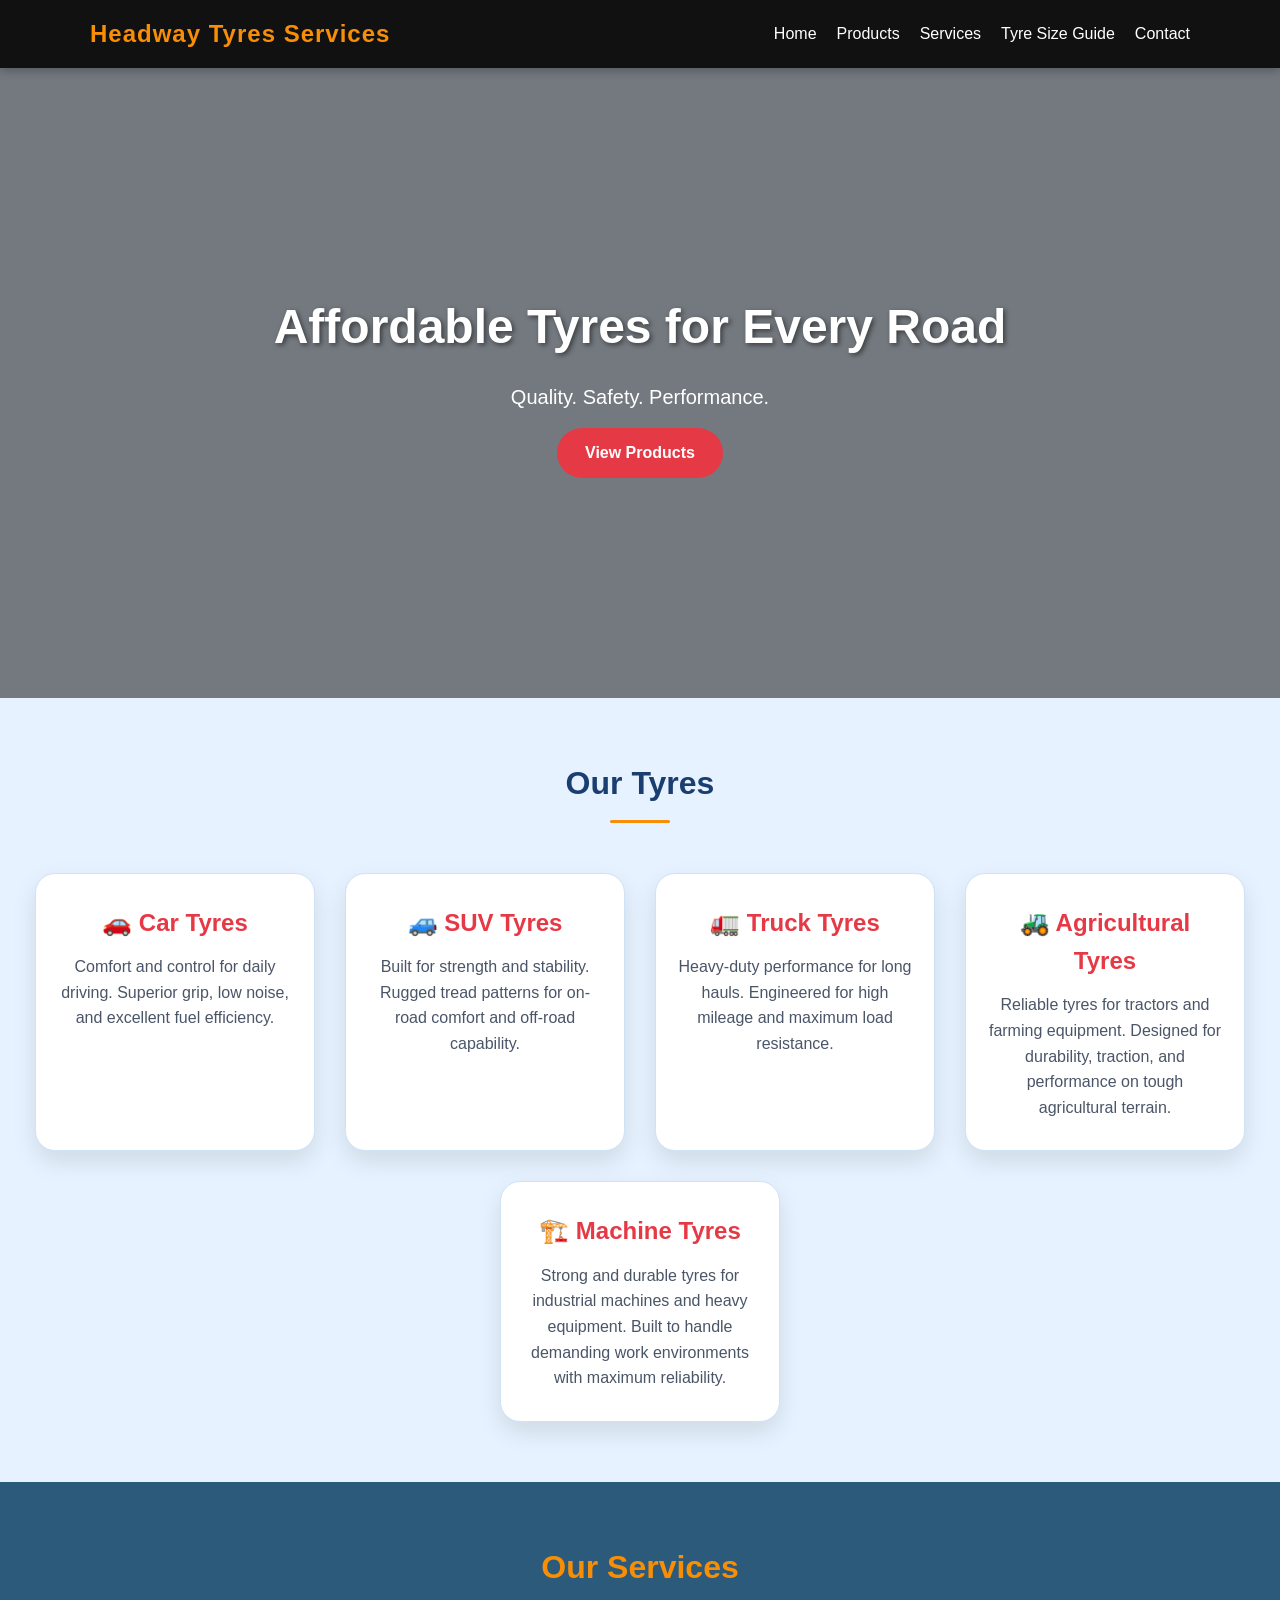
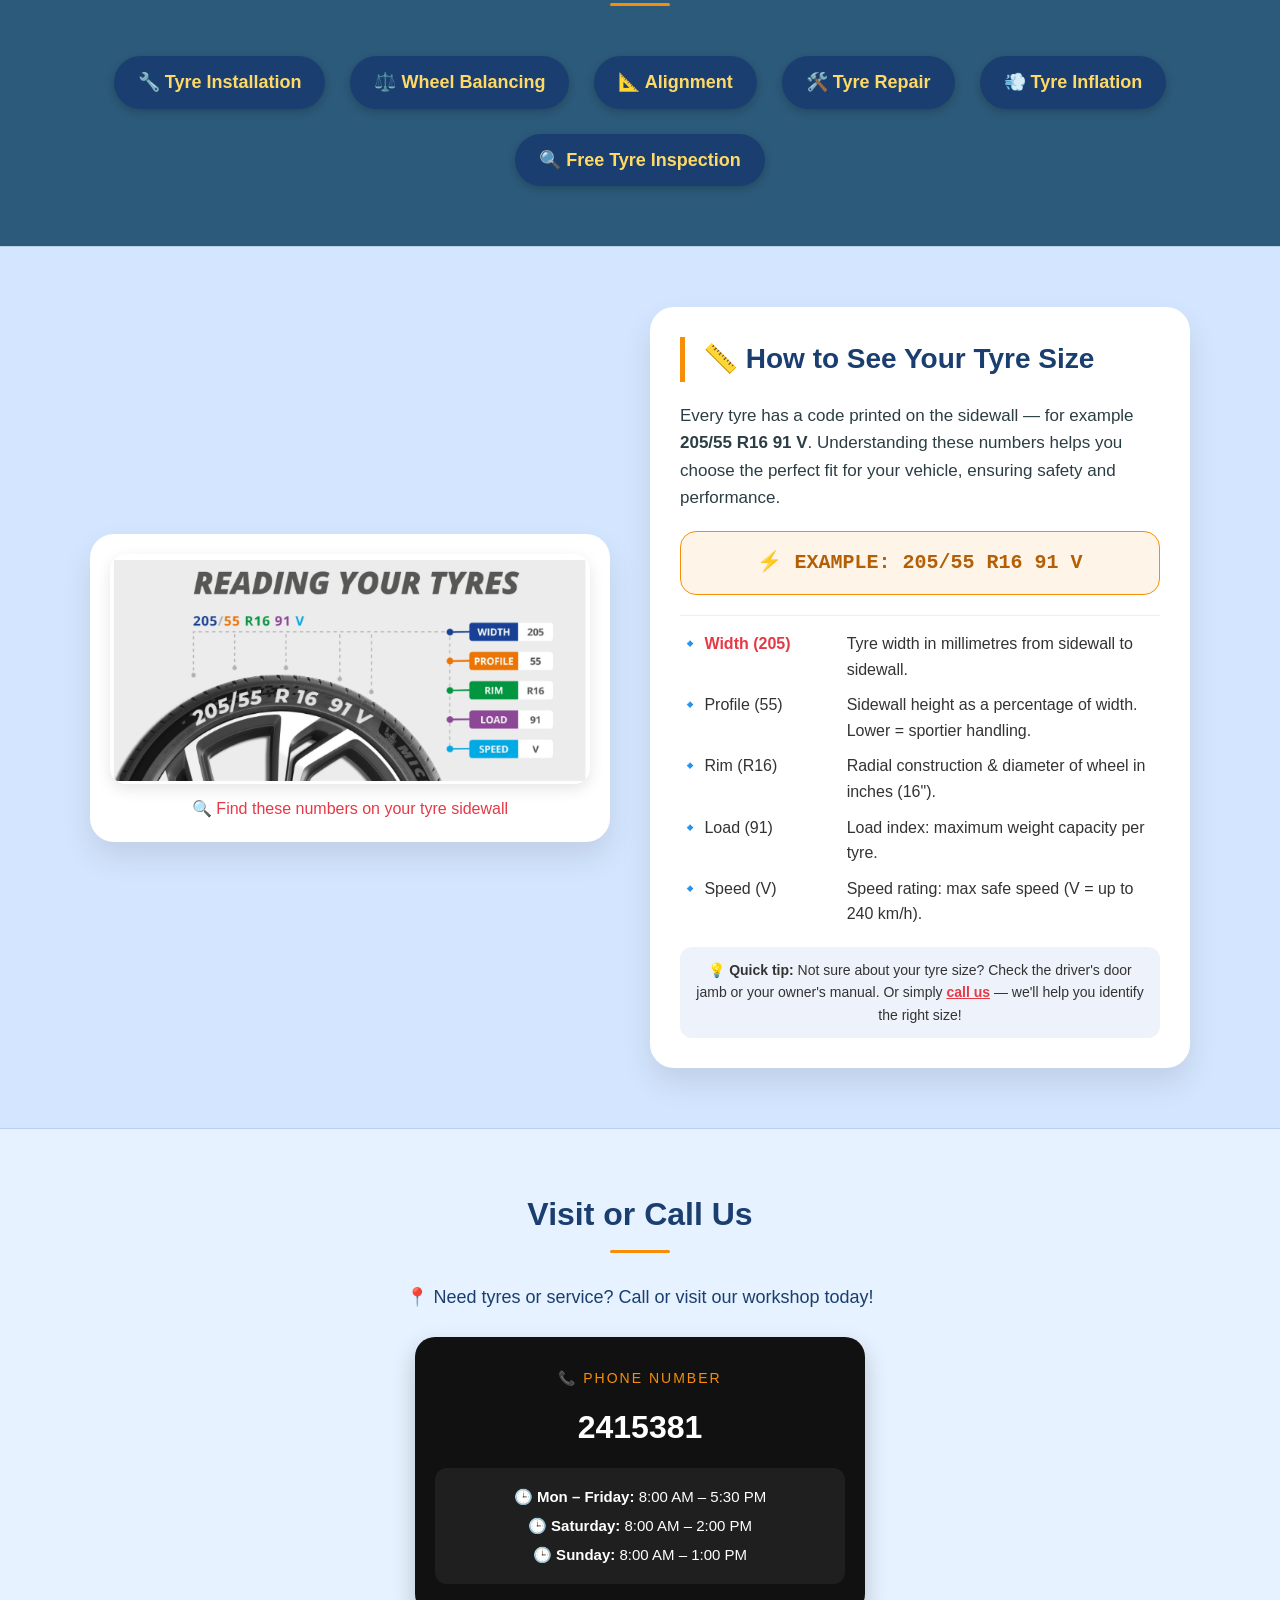
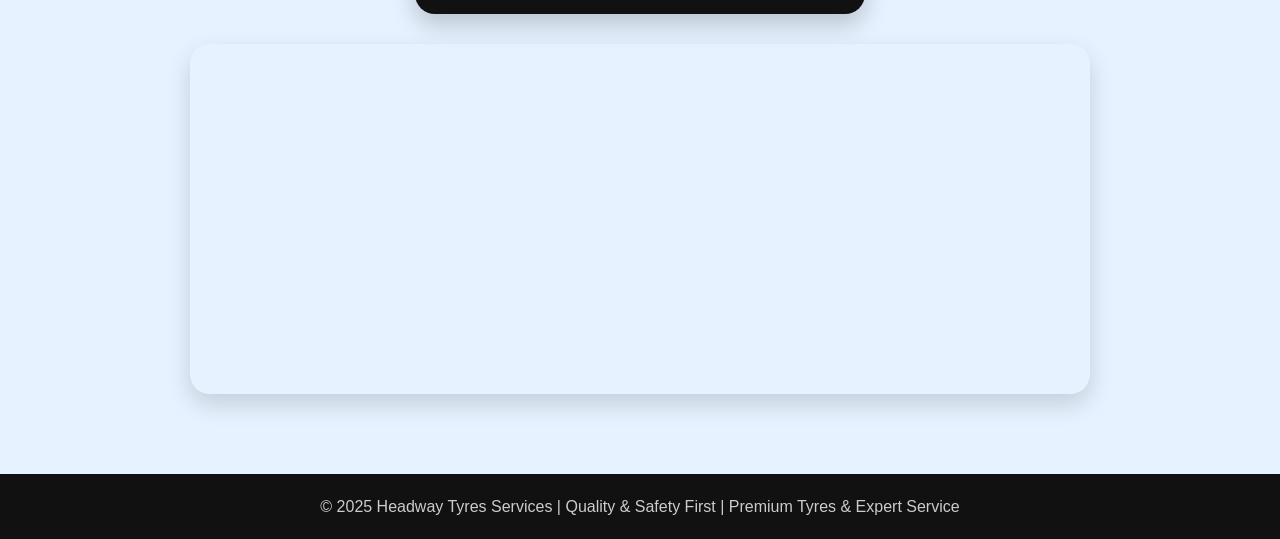
<file: index.html>
<!DOCTYPE html>
<html lang="en">
<head>
    <meta charset="UTF-8">
    <meta name="viewport" content="width=device-width, initial-scale=1.0">
    <title>Headway Tyres Services | Tyre Size Guide</title>
    <style>
        * {
            margin: 0;
            padding: 0;
            box-sizing: border-box;
            font-family: 'Segoe UI', Arial, Helvetica, sans-serif;
        }

        body {
            line-height: 1.6;
            color: #333;
            background: #e6f2ff;  /* Light blue background for entire page */
        }

        /* Header */
        header {
            background: #111;
            color: #f78e06;
            padding: 15px 0;
            position: sticky;
            top: 0;
            z-index: 100;
            box-shadow: 0 2px 10px rgba(0,0,0,0.3);
        }

        .container {
            width: 90%;
            max-width: 1100px;
            margin: auto;
            display: flex;
            justify-content: space-between;
            align-items: center;
            flex-wrap: wrap;
        }

        .logo {
            font-size: 24px;
            letter-spacing: 1px;
        }

        nav ul {
            list-style: none;
            display: flex;
            gap: 20px;
            flex-wrap: wrap;
        }

        nav ul li a {
            color: #ffffff;
            text-decoration: none;
            font-weight: 500;
            transition: color 0.3s;
        }

        nav ul li a:hover {
            color: #f78e06;
        }

        /* Hero */
        .hero {
            background: linear-gradient(rgba(0,0,0,0.5), rgba(0,0,0,0.5)), url("https://images.unsplash.com/photo-1580273916550-e323be2ae537?ixlib=rb-4.0.3&auto=format&fit=crop&w=1600&q=80") no-repeat center/cover;
            height: 70vh;
            display: flex;
            align-items: center;
            justify-content: center;
            color: #fff;
            text-align: center;
        }

        .hero h2 {
            font-size: 48px;
            text-shadow: 2px 2px 5px rgba(0,0,0,0.5);
        }

        .hero p {
            margin: 15px 0;
            font-size: 20px;
        }

        .btn {
            display: inline-block;
            background: #e63946;
            color: #fff;
            padding: 12px 28px;
            text-decoration: none;
            border-radius: 40px;
            border: none;
            cursor: pointer;
            font-weight: bold;
            transition: background 0.3s, transform 0.2s;
        }

        .btn:hover {
            background: #c1121f;
            transform: scale(1.02);
        }

        /* Sections - now with light blue background by default */
        .section {
            padding: 60px 20px;
            text-align: center;
            background: #e6f2ff;  /* Light blue background for sections */
        }

        .section h2 {
            margin-bottom: 30px;
            font-size: 32px;
            position: relative;
            display: inline-block;
            color: #1a3e6f;
        }
        .section h2:after {
            content: '';
            display: block;
            width: 60px;
            height: 3px;
            background: #f78e06;
            margin: 10px auto 0;
            border-radius: 3px;
        }

        .dark {
            background: #2c5a7a;  /* Darker blue shade for services section */
            color: #f0f0f0;
        }
        .dark h2 {
            color: #f78e06;
        }
        .dark .services-list li {
            background: #1a3e6f;
            color: #ffd966;
        }

        /* Cards - white cards with subtle shadow on light blue */
        .cards {
            display: flex;
            justify-content: center;
            gap: 30px;
            flex-wrap: wrap;
            margin-top: 20px;
        }

        .card {
            background: #ffffff;
            padding: 30px 20px;
            width: 280px;
            border-radius: 20px;
            box-shadow: 0 10px 25px rgba(0,0,0,0.1);
            transition: transform 0.2s, box-shadow 0.3s;
        }
        .card:hover {
            transform: translateY(-8px);
            box-shadow: 0 15px 35px rgba(0,0,0,0.15);
        }
        .card h3 {
            color: #e63946;
            margin-bottom: 12px;
            font-size: 24px;
        }
        .card p {
            color: #4a5568;
        }

        /* Services list */
        .services-list {
            list-style: none;
            font-size: 18px;
            display: flex;
            flex-wrap: wrap;
            justify-content: center;
            gap: 25px;
            margin-top: 20px;
        }
        .services-list li {
            background: #1a3e6f;
            color: #f78e06;
            padding: 12px 24px;
            border-radius: 40px;
            font-weight: bold;
            box-shadow: 0 3px 8px rgba(0,0,0,0.2);
            transition: transform 0.2s, background 0.2s;
        }
        .services-list li:hover {
            transform: scale(1.05);
            background: #0e2a4a;
            color: #ffb347;
        }

        /* TYRE SIZE GUIDE SECTION */
        .tyre-guide {
            background: #d4e6ff;  /* Slightly different light blue for contrast */
            padding: 60px 20px;
            border-top: 1px solid #b8d0f0;
            border-bottom: 1px solid #b8d0f0;
        }
        .guide-container {
            max-width: 1100px;
            margin: 0 auto;
            display: flex;
            flex-wrap: wrap;
            align-items: center;
            justify-content: center;
            gap: 40px;
        }
        .guide-image {
            flex: 1;
            min-width: 280px;
            text-align: center;
            background: white;
            padding: 20px;
            border-radius: 24px;
            box-shadow: 0 15px 30px rgba(0,0,0,0.1);
            transition: all 0.3s;
        }
        .guide-image img {
            max-width: 100%;
            height: auto;
            border-radius: 16px;
            display: block;
            margin: 0 auto;
            box-shadow: 0 5px 15px rgba(0,0,0,0.1);
        }
        .guide-text {
            flex: 1;
            min-width: 280px;
            text-align: left;
            background: white;
            padding: 30px;
            border-radius: 24px;
            box-shadow: 0 15px 30px rgba(0,0,0,0.1);
        }
        .guide-text h3 {
            font-size: 28px;
            color: #1a3e6f;
            margin-bottom: 20px;
            border-left: 5px solid #f78e06;
            padding-left: 18px;
        }
        .guide-text p {
            margin-bottom: 20px;
            font-size: 17px;
            color: #2c3e44;
        }
        .tyre-example {
            background: #fef5e8;
            padding: 15px 20px;
            border-radius: 16px;
            margin: 20px 0;
            font-family: monospace;
            font-size: 20px;
            font-weight: bold;
            text-align: center;
            border: 1px solid #f78e06;
            color: #b45f06;
        }
        .code-detail {
            display: grid;
            grid-template-columns: 1fr 2fr;
            gap: 10px;
            font-size: 16px;
            margin-top: 15px;
            border-top: 1px solid #eee;
            padding-top: 15px;
        }
        .code-detail span:first-child {
            font-weight: 800;
            color: #e63946;
        }
        .info-note {
            background: #eef2fa;
            padding: 12px;
            border-radius: 12px;
            margin-top: 20px;
            font-size: 14px;
            text-align: center;
        }

        /* Contact section */
        .contact-text {
            font-size: 18px;
            margin-bottom: 25px;
            color: #1a3e6f;
        }
        .phone-box {
            background: #111;
            color: #fff;
            padding: 30px 20px;
            max-width: 450px;
            margin: 20px auto;
            border-radius: 20px;
            transition: 0.2s;
            box-shadow: 0 10px 25px rgba(0,0,0,0.2);
        }
        .phone-label {
            font-size: 14px;
            text-transform: uppercase;
            color: #f78e06;
            letter-spacing: 2px;
        }
        .phone-number {
            font-size: 32px;
            font-weight: bold;
            margin: 12px 0;
        }
        .phone-number a {
            color: #fff;
            text-decoration: none;
            transition: color 0.2s;
        }
        .phone-number a:hover {
            color: #f78e06;
        }
        .hours-box {
            background: #1f1f1f;
            padding: 12px;
            border-radius: 12px;
            margin-top: 15px;
        }
        .hours-box p {
            margin: 5px 0;
            font-size: 15px;
        }
        .map-container {
            max-width: 900px;
            margin: 30px auto 0;
            border-radius: 20px;
            overflow: hidden;
            box-shadow: 0 10px 25px rgba(0,0,0,0.15);
        }
        .map-container iframe {
            width: 100%;
            height: 350px;
            border: 0;
            display: block;
        }

        /* Footer */
        footer {
            background: #111;
            color: #ccc;
            text-align: center;
            padding: 20px 0;
            margin-top: 20px;
        }

        /* Responsive */
        @media (max-width: 768px) {
            .container {
                flex-direction: column;
                gap: 10px;
            }
            nav ul {
                justify-content: center;
                margin-top: 5px;
            }
            .hero h2 {
                font-size: 32px;
            }
            .guide-container {
                flex-direction: column;
            }
            .guide-text, .guide-image {
                width: 100%;
            }
            .phone-number {
                font-size: 26px;
            }
            .section h2 {
                font-size: 28px;
            }
        }

        /* Additional styling for product cards to ensure they pop on light blue */
        .card {
            background: #ffffff;
            border: 1px solid #d0e2f5;
        }
        
        /* Products section specific */
        #products {
            background: #e6f2ff;
        }
        
        /* Contact section background */
        #contact {
            background: #e6f2ff;
        }
    </style>
</head>
<body>

    <!-- Header -->
    <header>
        <div class="container">
            <h1 class="logo">Headway Tyres Services</h1>
            <nav>
                <ul>
                    <li><a href="#home">Home</a></li>
                    <li><a href="#products">Products</a></li>
                    <li><a href="#services">Services</a></li>
                    <li><a href="#tyre-guide">Tyre Size Guide</a></li>
                    <li><a href="#contact">Contact</a></li>
                </ul>
            </nav>
        </div>
    </header>

    <!-- Hero Section -->
    <section id="home" class="hero">
        <div class="hero-content">
            <h2>Affordable Tyres for Every Road</h2>
            <p>Quality. Safety. Performance.</p>
            <a href="#products" class="btn">View Products</a>
        </div>
    </section>

    <!-- Products -->
    <section id="products" class="section">
        <h2>Our Tyres</h2>
        <div class="cards">
            <div class="card">
                <h3>🚗 Car Tyres</h3>
                <p>Comfort and control for daily driving. Superior grip, low noise, and excellent fuel efficiency.</p>
            </div>
            <div class="card">
                <h3>🚙 SUV Tyres</h3>
                <p>Built for strength and stability. Rugged tread patterns for on-road comfort and off-road capability.</p>
            </div>
            <div class="card">
                <h3>🚛 Truck Tyres</h3>
                <p>Heavy-duty performance for long hauls. Engineered for high mileage and maximum load resistance.</p>
            </div>
            <div class="card">
    <h3>🚜 Agricultural Tyres</h3>
    <p>Reliable tyres for tractors and farming equipment. Designed for durability, traction, and performance on tough agricultural terrain.</p>
</div>
<div class="card">
    <h3>🏗️ Machine Tyres</h3>
    <p>Strong and durable tyres for industrial machines and heavy equipment. Built to handle demanding work environments with maximum reliability.</p>
</div>
        </div>
    </section>

    <!-- Services -->
    <section id="services" class="section dark">
        <h2>Our Services</h2>
        <ul class="services-list">
            <li>🔧 Tyre Installation</li>
            <li>⚖️ Wheel Balancing</li>
            <li>📐 Alignment</li>
            <li>🛠️ Tyre Repair</li>
            <li>💨 Tyre Inflation</li>
            <li>🔍 Free Tyre Inspection</li>
        </ul>
    </section>

    <!-- HOW TO READ TYRE SIZE (with PNG illustration) -->
    <section id="tyre-guide" class="tyre-guide">
        <div class="guide-container">
            <!-- Left side: the PNG image from reading-tyre-numbers.png -->
            <div class="guide-image">
                <img src="reading-tyre-numbers.png" alt="How to read tyre size diagram showing 205/55 R16 91 V" style="max-width:100%; border-radius:16px;">
                <p style="margin-top:12px; font-weight:500; color:#e63946;">🔍 Find these numbers on your tyre sidewall</p>
            </div>
            <!-- Right side: explanatory text about tyre size -->
            <div class="guide-text">
                <h3>📏 How to See Your Tyre Size</h3>
                <p>Every tyre has a code printed on the sidewall — for example <strong>205/55 R16 91 V</strong>. Understanding these numbers helps you choose the perfect fit for your vehicle, ensuring safety and performance.</p>
                <div class="tyre-example">
                    ⚡ EXAMPLE: 205/55 R16 91 V
                </div>
                <div class="code-detail">
                    <span>🔹 Width (205)</span> <span>Tyre width in millimetres from sidewall to sidewall.</span>
                    <span>🔹 Profile (55)</span> <span>Sidewall height as a percentage of width. Lower = sportier handling.</span>
                    <span>🔹 Rim (R16)</span> <span>Radial construction & diameter of wheel in inches (16").</span>
                    <span>🔹 Load (91)</span> <span>Load index: maximum weight capacity per tyre.</span>
                    <span>🔹 Speed (V)</span> <span>Speed rating: max safe speed (V = up to 240 km/h).</span>
                </div>
                <div class="info-note">
                    💡 <strong>Quick tip:</strong> Not sure about your tyre size? Check the driver's door jamb or your owner's manual. Or simply <a href="#contact" style="color:#e63946; font-weight:bold;">call us</a> — we'll help you identify the right size!
                </div>
            </div>
        </div>
    </section>

    <!-- Contact Section (Enhanced with map and phone) -->
    <section id="contact" class="section">
        <h2>Visit or Call Us</h2>
        <p class="contact-text">
            📍 Need tyres or service? Call or visit our workshop today!
        </p>

        <div class="phone-box">
            <p class="phone-label">📞 Phone Number</p>
            <p class="phone-number">
                <a href="tel:76045231">2415381
                
                </a>
            </p>
            <div class="hours-box">
                <p><strong>🕒 Mon – Friday:</strong> 8:00 AM – 5:30 PM</p>
                <p><strong>🕒 Saturday:</strong> 8:00 AM – 2:00 PM</p>
                <p><strong>🕒 Sunday:</strong> 8:00 AM – 1:00 PM</p>
            </div>
        </div>

        <!-- Google Map (original location) -->
        <div class="map-container">
            <iframe 
                src="https://www.google.com/maps/embed?pb=!1m18!1m12!1m3!1d3685.889266073184!2d27.4999277!3d-21.1670416!2m3!1f0!2f0!3f0!3m2!1i1024!2i768!4f13.1!3m3!1m2!1s0x1eb469004ba751d9%3A0xcfc2a27cd5bffd68!2sHeadway%20Tyre%20Services!5e0!3m2!1sen!2sbw!4v1700000000000!5m2!1sen!2sbw"
                allowfullscreen=""
                loading="lazy"
                title="Headway Tyres Location">
            </iframe>
        </div>
    </section>

    <!-- Footer -->
    <footer>
        <p>© 2025 Headway Tyres Services | Quality & Safety First | Premium Tyres & Expert Service</p>
    </footer>

    <!-- Smooth scrolling for anchor links -->
    <script>
        document.querySelectorAll('a[href^="#"]').forEach(anchor => {
            anchor.addEventListener('click', function(e) {
                const targetId = this.getAttribute('href');
                if(targetId === "#" || targetId === "") return;
                const targetElement = document.querySelector(targetId);
                if(targetElement) {
                    e.preventDefault();
                    targetElement.scrollIntoView({
                        behavior: 'smooth',
                        block: 'start'
                    });
                }
            });
        });

        // Add lazy loading for images
        if('loading' in HTMLImageElement.prototype) {
            const images = document.querySelectorAll('img');
            images.forEach(img => {
                if(!img.hasAttribute('loading')) {
                    img.setAttribute('loading', 'lazy');
                }
            });
        }
    </script>
</body>
</html>
</file>
